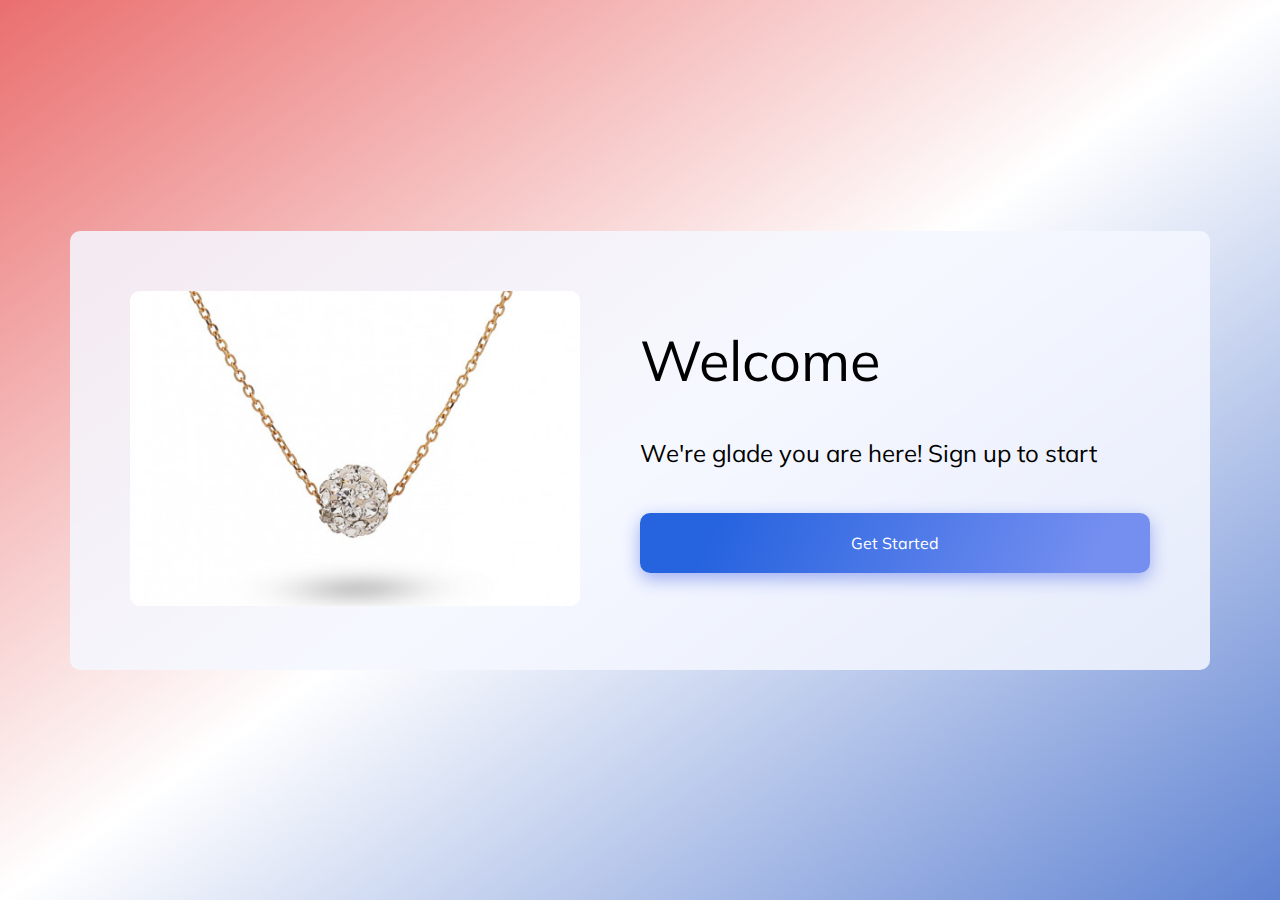
<file: index.html>
<!DOCTYPE html>
<html lang="en">
  <head>
    <meta charset="UTF-8" />
    <meta http-equiv="X-UA-Compatible" content="IE=edge" />
    <meta name="viewport" content="width=device-width, initial-scale=1.0" />
    <link rel="preconnect" href="https://fonts.googleapis.com" />
    <link rel="preconnect" href="https://fonts.gstatic.com" crossorigin />
    <link
      href="https://fonts.googleapis.com/css2?family=Mulish:wght@200;300;400;500;600;700;800;900;1000&display=swap"
      rel="stylesheet"
    />
    <link rel="stylesheet" href="style.css" />

    <title>Welcome</title>
  </head>
  <body>
    <div class="landing">
      <div class="container">
        <div class="image">
          <img class="mobile" src="./images/Image Placeholder.png" alt="" />
          <img
            class="disktop"
            src="./images/Image Placeholder (3).png"
            alt=""
          />
        </div>
        <div class="text">
          <h1>Welcome</h1>
          <p>We're glade you are here! Sign up to start</p>
          <a href="./SignUp.html" class="btn">Get Started</a>
        </div>
      </div>
    </div>
  </body>
</html>
</file>
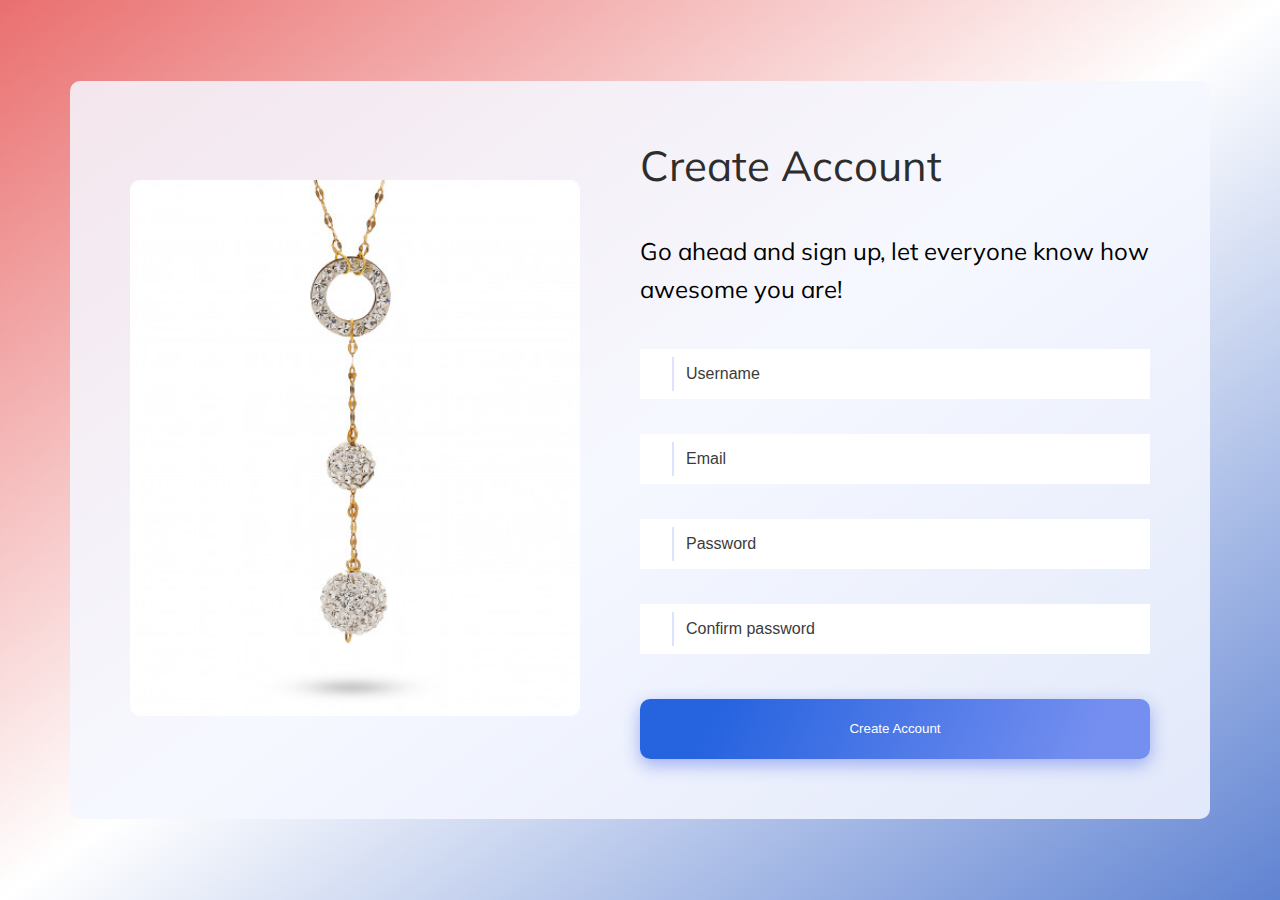
<file: SignUp.html>
<!DOCTYPE html>
<html lang="en">
  <head>
    <meta charset="UTF-8" />
    <meta http-equiv="X-UA-Compatible" content="IE=edge" />
    <meta name="viewport" content="width=device-width, initial-scale=1.0" />
    <link rel="preconnect" href="https://fonts.googleapis.com" />
    <link rel="preconnect" href="https://fonts.gstatic.com" crossorigin />
    <link
      href="https://fonts.googleapis.com/css2?family=Mulish:wght@200;300;400;500;600;700;800;900;1000&display=swap"
      rel="stylesheet"
    />
    <link
      rel="stylesheet"
      href="https://cdnjs.cloudflare.com/ajax/libs/font-awesome/6.2.1/css/all.min.css"
      integrity="sha512-MV7K8+y+gLIBoVD59lQIYicR65iaqukzvf/nwasF0nqhPay5w/9lJmVM2hMDcnK1OnMGCdVK+iQrJ7lzPJQd1w=="
      crossorigin="anonymous"
      referrerpolicy="no-referrer"
    />
    <link rel="stylesheet" href="./style.css" />
    <title>Sign Up</title>
  </head>
  <body>
    <div class="landing">
      <div class="container">
        <div class="image">
          <img class="mobile" src="./images/Image Placeholder (1).png" alt="" />
          <img
            class="disktop"
            src="./images/Image Placeholder (4).png"
            alt=""
          />
        </div>
        <div class="form">
          <div class="text">
            <h2>Create Account</h2>
            <p>Go ahead and sign up, let everyone know how awesome you are!</p>
          </div>
          <form>
            <div class="form-element">
              <i class="fa-regular fa-user"></i>
              <input
                type="text"
                name="username"
                id="username"
                required
                placeholder="Username"
              />
              <i class="fa-solid fa-xmark valid"></i>
              <i class="fa-solid fa-check valid"></i>
            </div>
            <span id="username">username can't be empty.</span>
            <div class="form-element">
              <i class="fa-regular fa-envelope"></i>
              <input
                type="email"
                name="mail"
                id="mail"
                required
                placeholder="Email"
              />
              <i class="fa-solid fa-xmark valid"></i>
              <i class="fa-solid fa-check valid"></i>
            </div>
            <span id="email">please enter a valid email address.</span>
            <div class="form-element">
              <i class="fa-solid fa-lock"></i>
              <input
                type="password"
                name="password"
                id="password"
                required
                placeholder="Password"
                autocomplete="off"
                minlength="8"
              />
              <i class="fa-solid fa-xmark valid"></i>
              <i class="fa-solid fa-check valid"></i>
            </div>
            <span id="password">Password must be at least 8 characters.</span>
            <div class="form-element">
              <i class="fa-solid fa-lock"></i>
              <input
                type="password"
                name="confirmPassword"
                id="confirmPassword"
                required
                placeholder="Confirm password"
                autocomplete="off"
                minlength="8"
              />
              <i class="fa-solid fa-xmark valid"></i>
              <i class="fa-solid fa-check valid"></i>
            </div>
            <span id="confirmPassword"
              >please make sure your passwords match.</span
            >
            <button type="submit" class="btn">Create Account</button>
          </form>
        </div>
      </div>
    </div>
    <script src="./main.js"></script>
  </body>
</html>
</file>
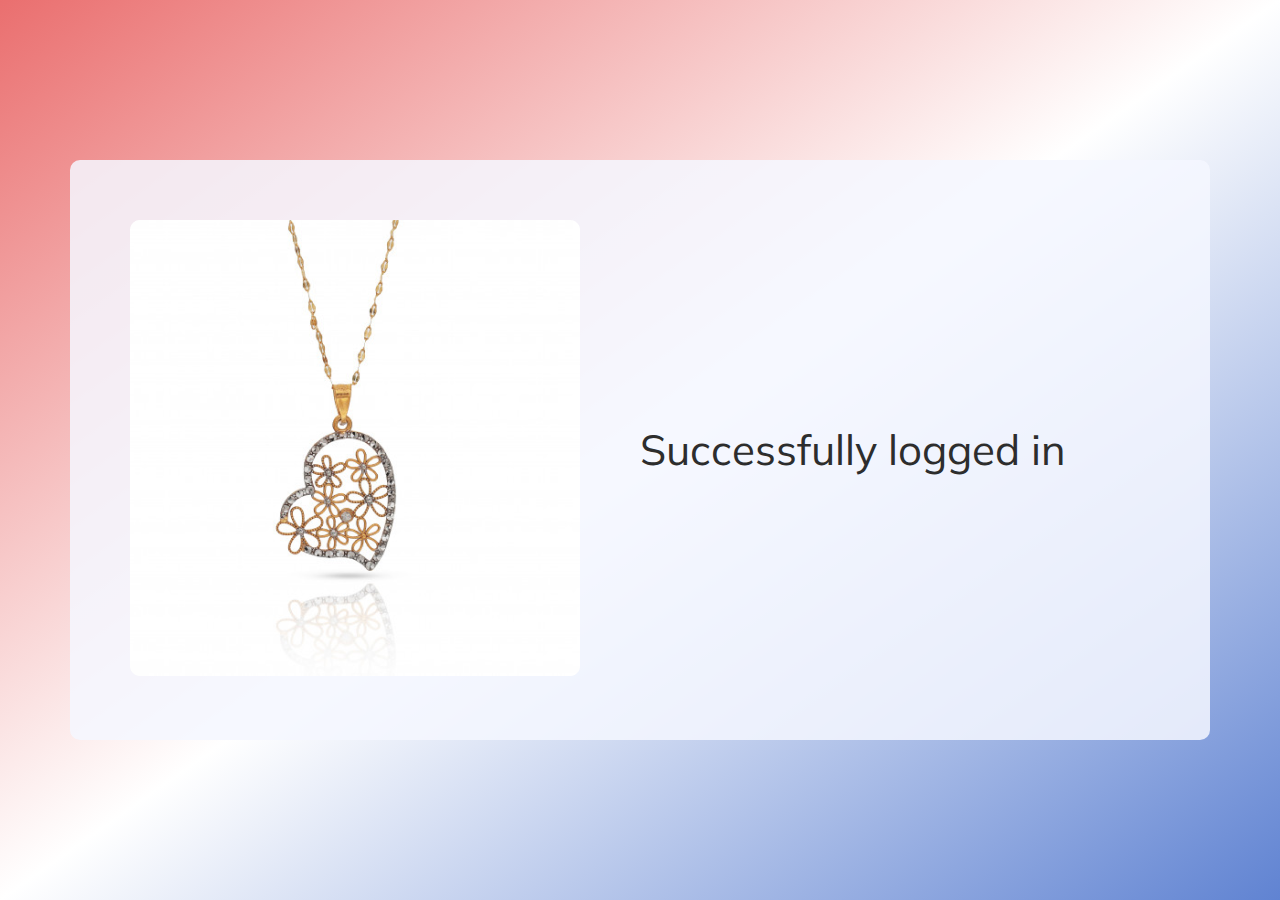
<file: Succeed.html>
<!DOCTYPE html>
<html lang="en">
  <head>
    <meta charset="UTF-8" />
    <meta http-equiv="X-UA-Compatible" content="IE=edge" />
    <meta name="viewport" content="width=device-width, initial-scale=1.0" />
    <link rel="preconnect" href="https://fonts.googleapis.com" />
    <link rel="preconnect" href="https://fonts.gstatic.com" crossorigin />
    <link
      href="https://fonts.googleapis.com/css2?family=Mulish:wght@200;300;400;500;600;700;800;900;1000&display=swap"
      rel="stylesheet"
    />
    <link rel="stylesheet" href="style.css" />
    <title>Succeed</title>
  </head>
  <body>
    <div class="landing">
      <div class="container">
        <div class="image">
          <img class="mobile" src="./images/Image Placeholder (2).png" alt="" />
          <img
            class="disktop"
            src="./images/Image Placeholder (5).png"
            alt=""
          />
        </div>
        <div class="content">
          <h2>Successfully logged in</h2>
          <p class="email">example@mail.com</p>
        </div>
      </div>
    </div>
    <script>
      document.querySelector("p.email").innerHTML =
        localStorage.getItem("email");
    </script>
  </body>
</html>
</file>
<file: style.css>
/* global rules */
:root {
  --main-color: linear-gradient(113.87deg, #2663df 14.81%, #758ff0 88.76%);
  --linear-bg: linear-gradient(
      to bottom right,
      rgb(234, 111, 111),
      white,
      rgb(96, 131, 210)
    ),
    #ffffff;
  --box-bg: rgba(245, 247, 255, 0.85);
}
* {
  box-sizing: border-box;
  -moz-box-sizing: border-box;
  -webkit-box-sizing: border-box;
}
body {
  font-family: "Mulish", sans-serif;
  margin: 0;
  padding: 0;
  min-height: 100vh;
}
html {
  scroll-behavior: smooth;
}
ul {
  list-style: none;
  padding-left: 0;
}
button {
  padding: 0;
  outline: none;
  border: 0;
  background-color: transparent;
  cursor: pointer;
}
a {
  text-decoration: none;
}
.container {
  margin-left: auto;
  margin-right: auto;
  padding-left: 15px;
  padding-right: 15px;
}
@media (min-width: 576px) {
  .container {
    max-width: 540px;
  }
}
@media (min-width: 768px) {
  .container {
    max-width: 720px;
  }
}
@media (min-width: 992px) {
  .container {
    max-width: 960px;
  }
}
@media (min-width: 1200px) {
  .container {
    max-width: 1140px;
  }
}
@media (min-width: 1400px) {
  .container {
    max-width: 1320px;
  }
}
/* end global rules */
/* welcome page */
.landing {
  min-height: 100vh;
  display: flex;
  align-items: center;
  justify-content: center;
  background: var(--linear-bg);
}
div .container {
  width: 100%;
  padding: 60px;
  background-color: var(--box-bg);
  display: flex;
  flex-direction: row;
  justify-content: center;
  align-items: center;
  gap: 60px;
  flex-wrap: wrap;
  border-radius: 10px;
}
div .container .image img.mobile {
  display: none;
}
div .container .text {
  flex: 1;
  display: flex;
  flex-direction: column;
  gap: 40px;
}
div .container .text h1 {
  font-style: normal;
  font-weight: 400;
  font-size: 56px;
  line-height: 120%;
  margin: 0;
  padding: 0;
}
div .container .text p {
  font-style: normal;
  font-weight: 400;
  font-size: 24px;
  line-height: 160%;
  margin: 0;
  padding: 0;
}
div .container .btn {
  height: 60px;
  background: var(--main-color);
  box-shadow: 0px 6px 18px #9cadf2;
  border-radius: 10px;
  display: grid;
  place-items: center;
  color: white;
}
/* phone screen */
@media (max-width: 767px) {
  .landing {
    background: var(--box-bg);
  }
  .landing .container {
    border-radius: 0;
    gap: 40px;
    padding: 40px 30px;
  }
  .landing .container .image img.disktop {
    display: none;
  }
  .landing .container .image img.mobile {
    display: block;
  }
  .landing .container .text {
    text-align: center;
  }
  .landing .container .text h1 {
    font-size: 42px;
    line-height: 120%;
  }
  .landing .container .text p {
    font-size: 16px;
  }
}
/* end phone screen */
/* end welcome page */
/* form */
.form {
  flex: 1;
  display: flex;
  flex-direction: column;
  gap: 40px;
}
.form .text {
  gap: 20px;
}
.text h2 {
  margin: 0;
  padding: 0;
  font-weight: 400;
  font-size: 42px;
  line-height: 120%;
  color: #2d2d2d;
}
.text p {
  margin: 0;
  padding: 0;
  font-weight: 400;
  font-size: 24px;
  line-height: 160%;
}
.form form {
  display: flex;
  flex-direction: column;
  align-items: flex-start;
  padding: 0px;
  gap: 10px;
}
.form form .form-element {
  position: relative;
  width: 100%;
  display: flex;
  flex-direction: row;
  align-items: center;
  padding: 8px 20px;
  gap: 12px;
  border: 0;
  padding: 8px 20px;
  background-color: #ffffff;
  transition: 0.3s ease-in-out;
  -webkit-transition: 0.3s ease-in-out;
  -moz-transition: 0.3s ease-in-out;
  -ms-transition: 0.3s ease-in-out;
  -o-transition: 0.3s ease-in-out;
}
.form form .form-element.not-valid {
  outline: #f44336 solid 2px;
}
.form form .form-element.valid {
  outline: #009688 solid 2px;
}
.form .btn {
  width: 100%;
  margin-top: 10px;
}
.form form .form-element i:not(.valid) {
  color: #dbe3ff;
  font-size: 20px;
}
.form form .form-element input {
  flex: 1;
  border: 0;
  font-weight: 400;
  font-size: 16px;
  padding-left: 12px;
  border-left: 2px solid #dbe3ff;
  padding-top: 8px;
  padding-bottom: 8px;
  padding-right: 20px;
}
.form form .form-element input::placeholder {
  color: #3b3b3b;
}
.form form .form-element input:focus {
  outline: 0;
}
.form span {
  color: #f44336;
  opacity: 0;
  transition: 0.3s ease-in-out;
  -webkit-transition: 0.3s ease-in-out;
  -moz-transition: 0.3s ease-in-out;
  -ms-transition: 0.3s ease-in-out;
  -o-transition: 0.3s ease-in-out;
  font-size: 12px;
}
.form span.not-valid {
  opacity: 1;
}
.form i.valid {
  position: absolute;
  right: 10px;
  top: 50%;
  transform: translateY(-50%);
  z-index: 2;
  color: #f44336;
  transition: 0.3s ease-in-out;
  -webkit-transition: 0.3s ease-in-out;
  -moz-transition: 0.3s ease-in-out;
  -ms-transition: 0.3s ease-in-out;
  -o-transition: 0.3s ease-in-out;
  opacity: 0;
  font-size: 20px;
}
.form i.valid:last-child {
  color: #009688;
}
.form i.valid.active {
  opacity: 1;
}
/* phone screen*/
@media (max-width: 767px) {
  .text h2 {
    font-size: 32px;
    line-height: 120%;
  }
  .text p {
    font-size: 16px;
    line-height: 160%;
  }
}
/*  end phone screen*/
/* end form */
/* success section */
.content {
  flex: 1;
}
.content h2 {
  font-weight: 400;
  font-size: 42px;
  line-height: 120%;
  color: #2d2d2d;
}
p.email {
  color: #1f1249;
  font-weight: 400;
  font-size: 16px;
  line-height: 160%;
}
@media (max-width: 767px) {
  .content {
    text-align: center;
  }
  .content h2 {
    font-size: 32px;
  }
}
/* end success section */
</file>
